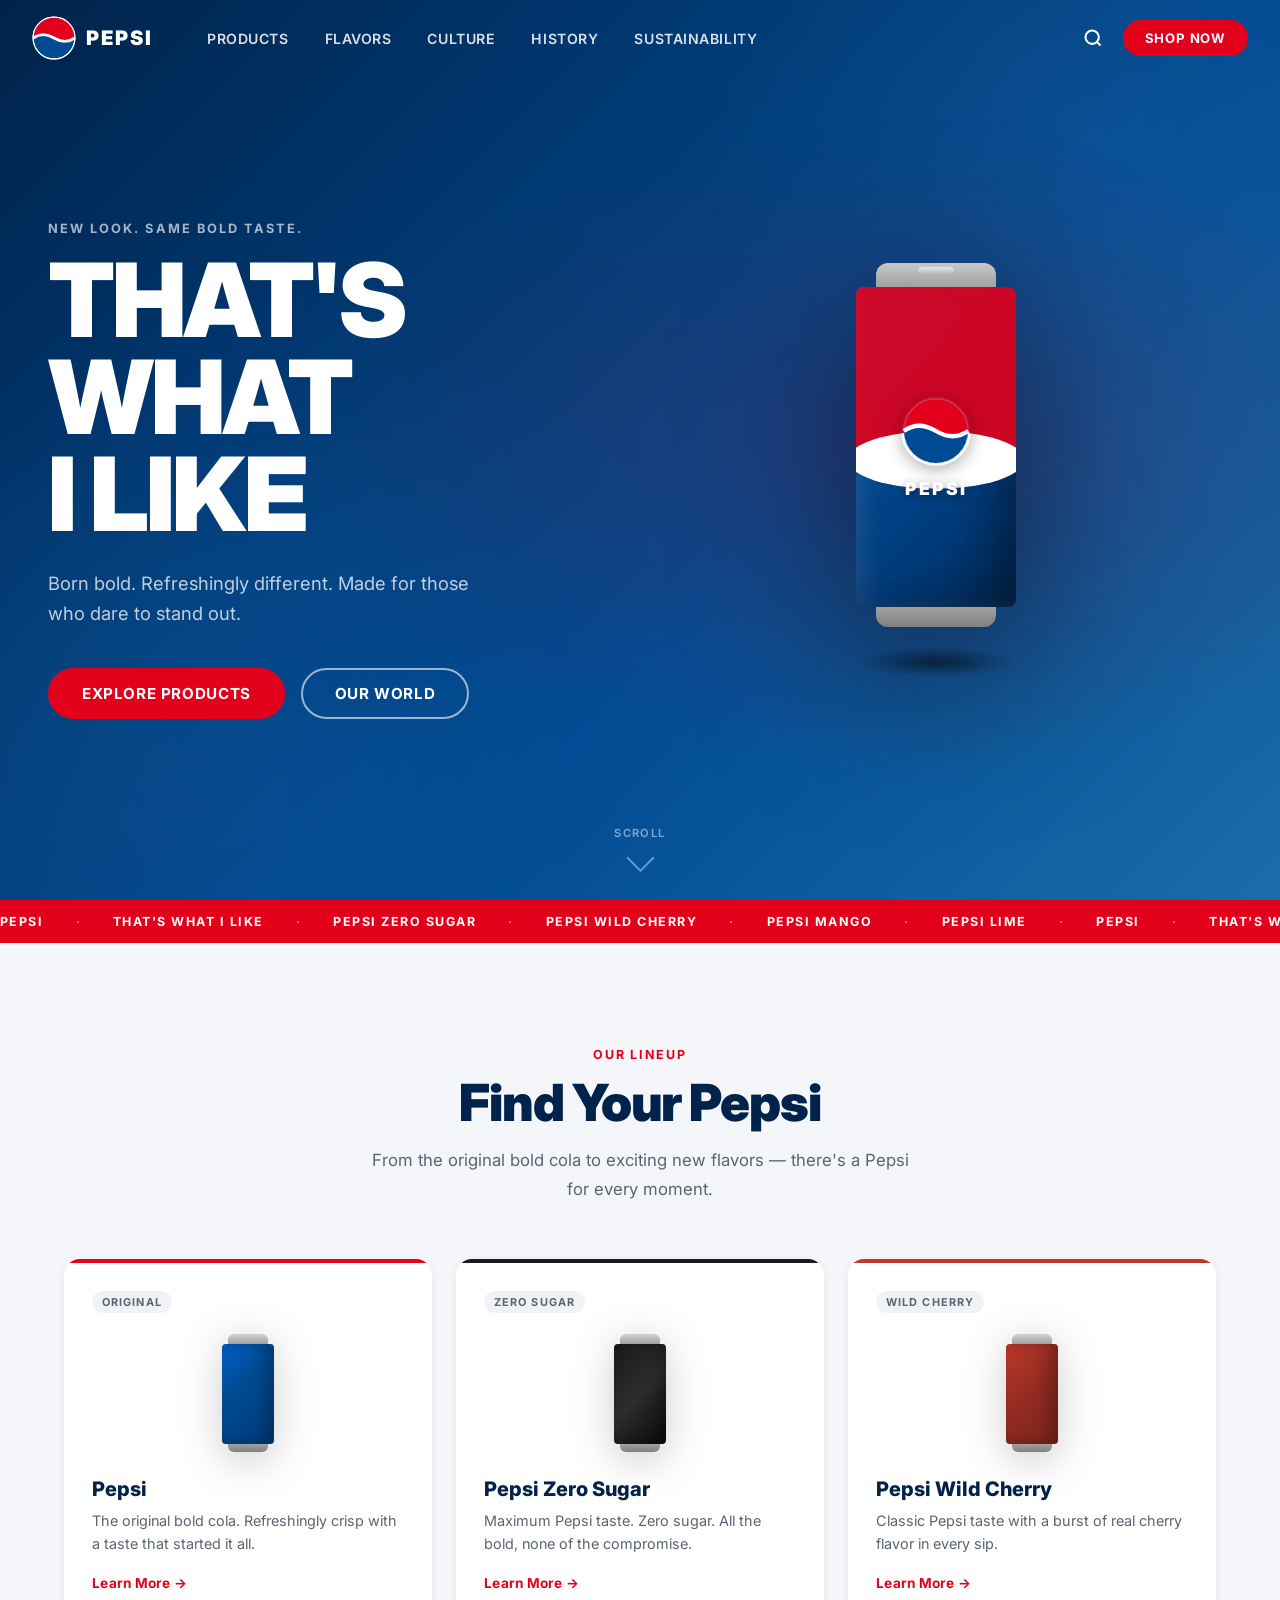
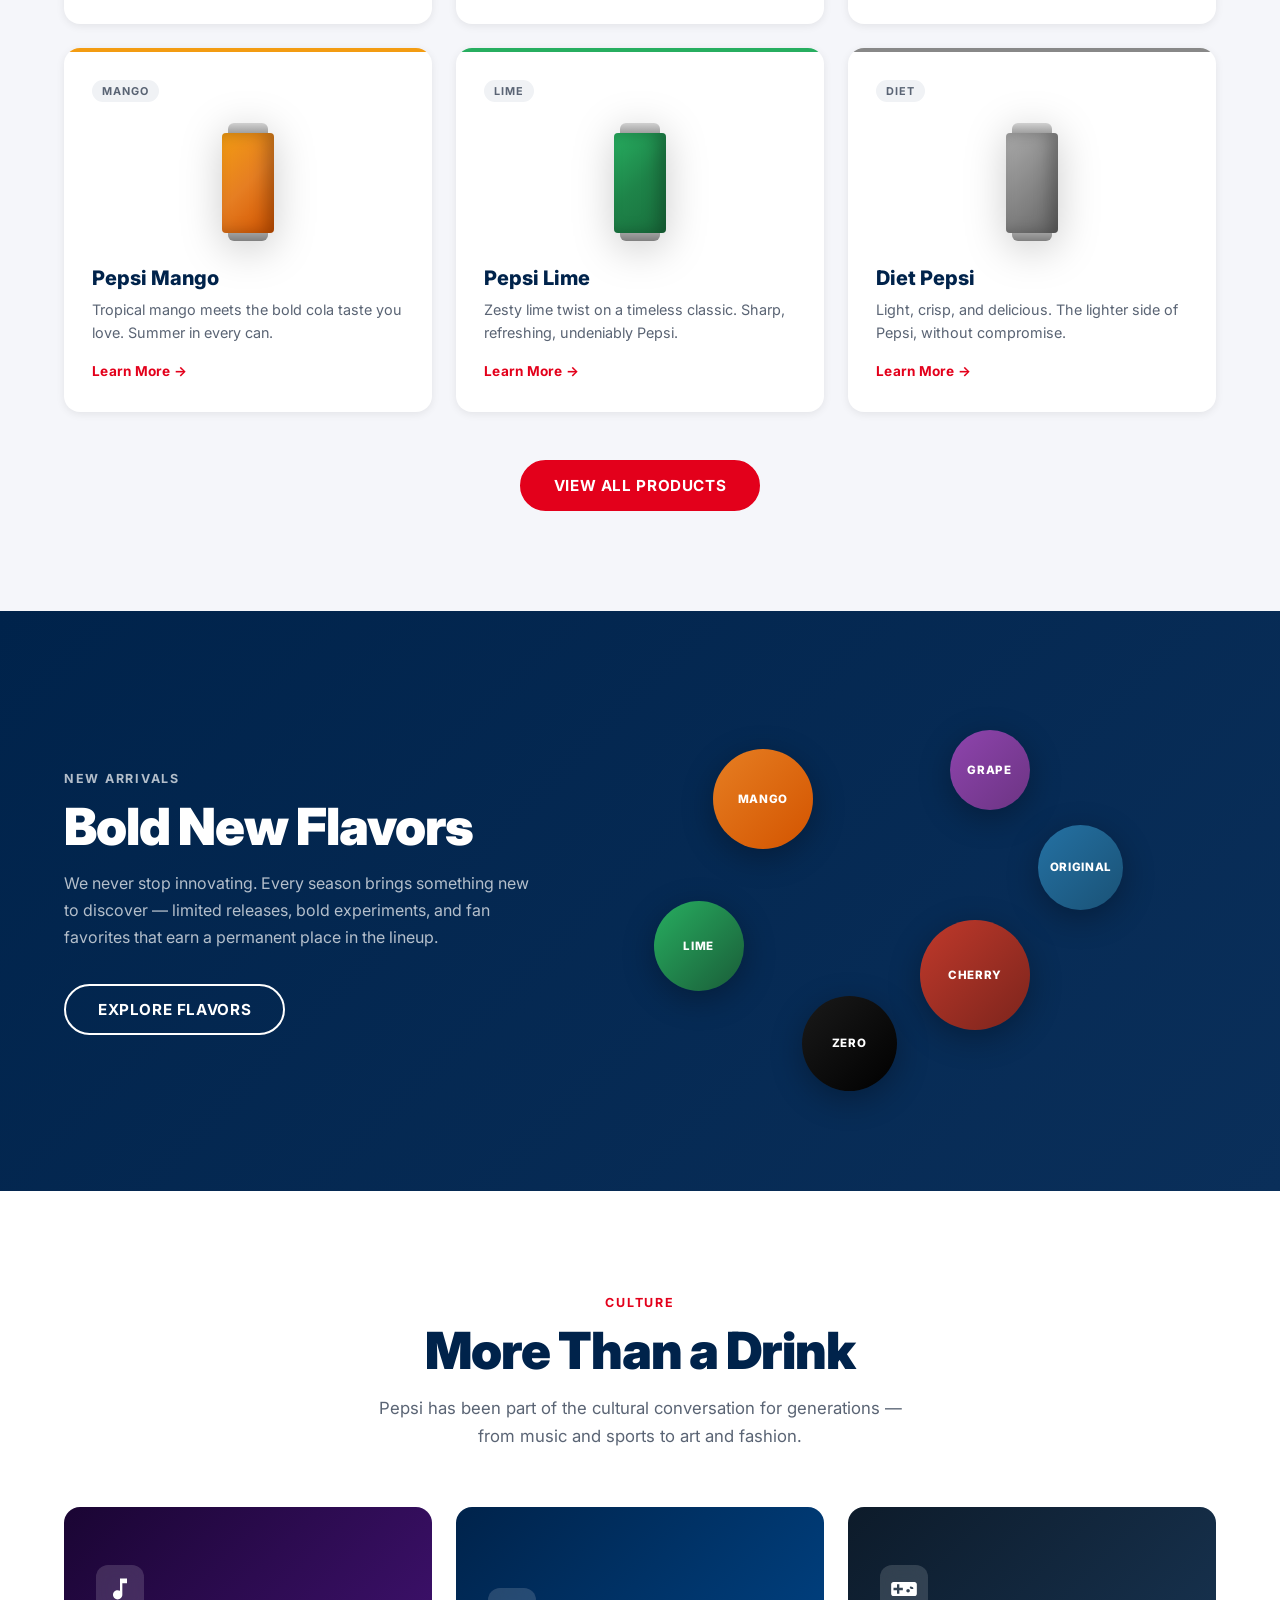
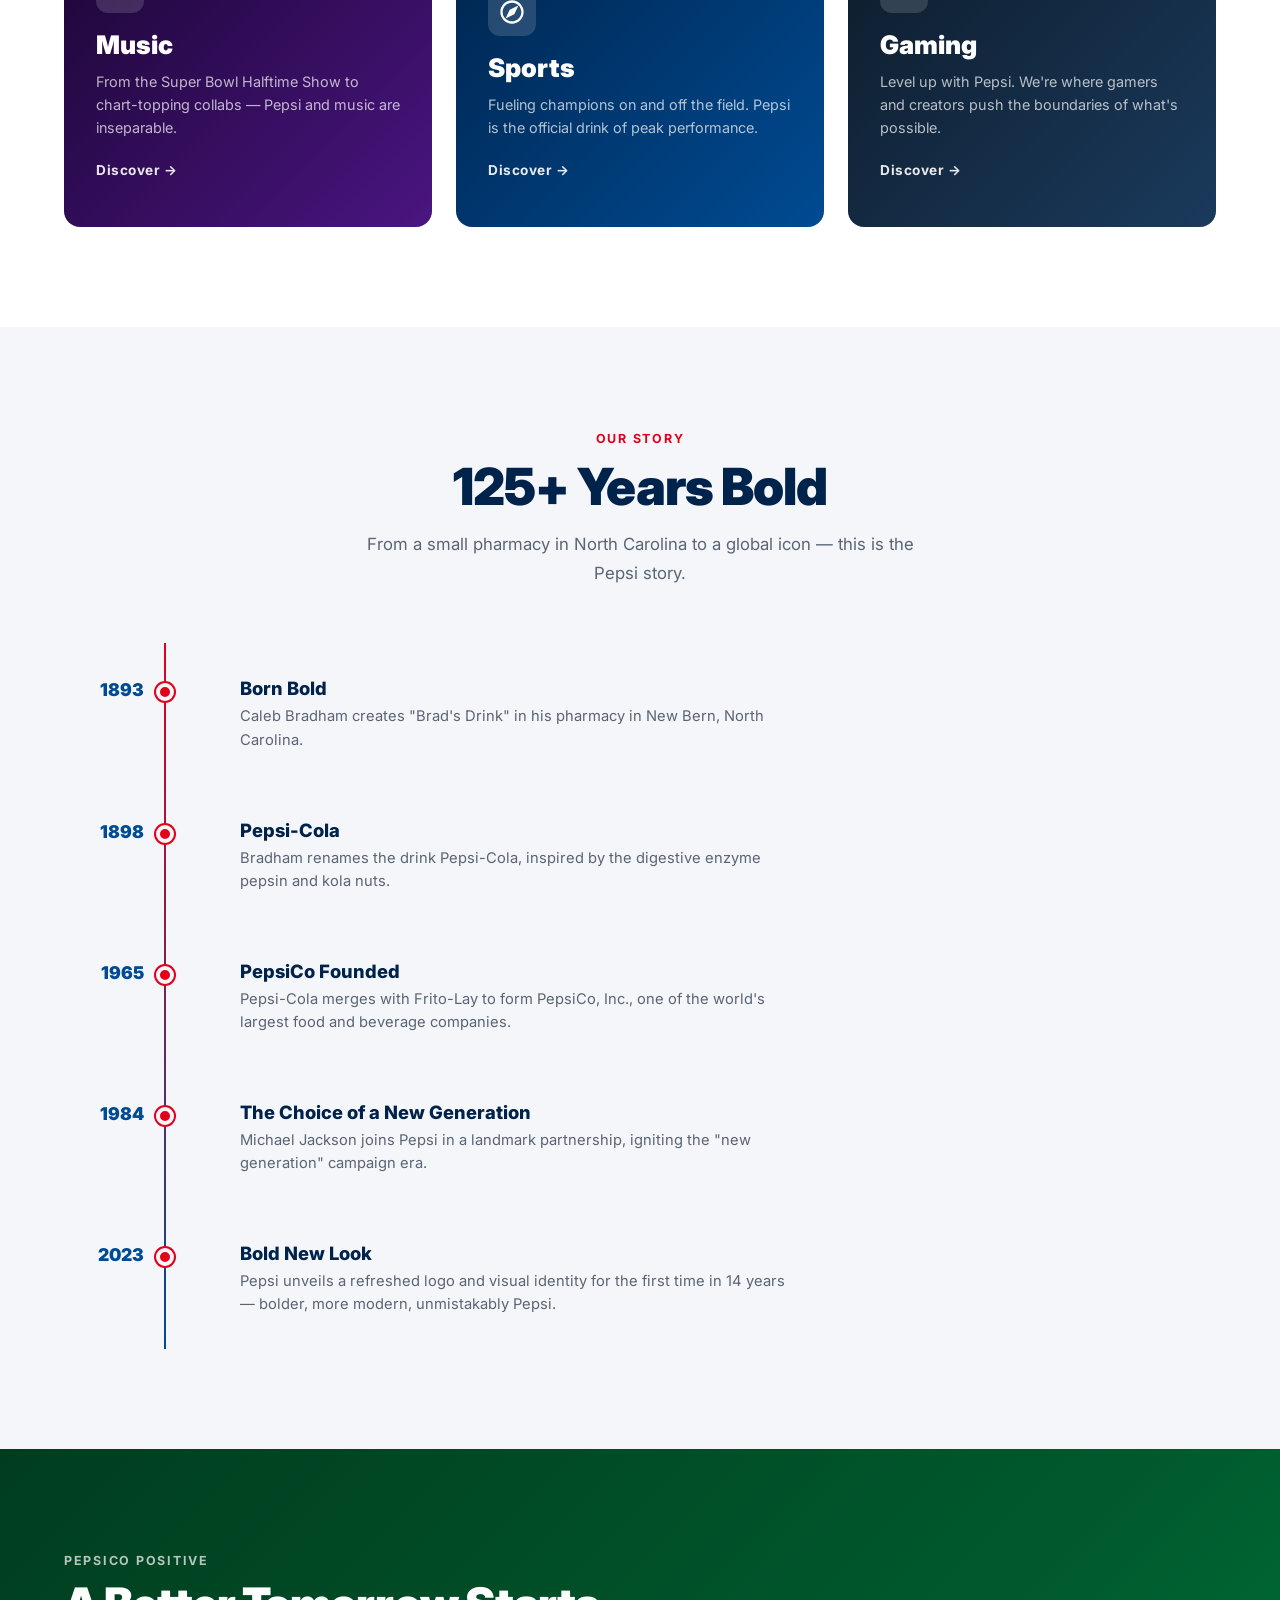
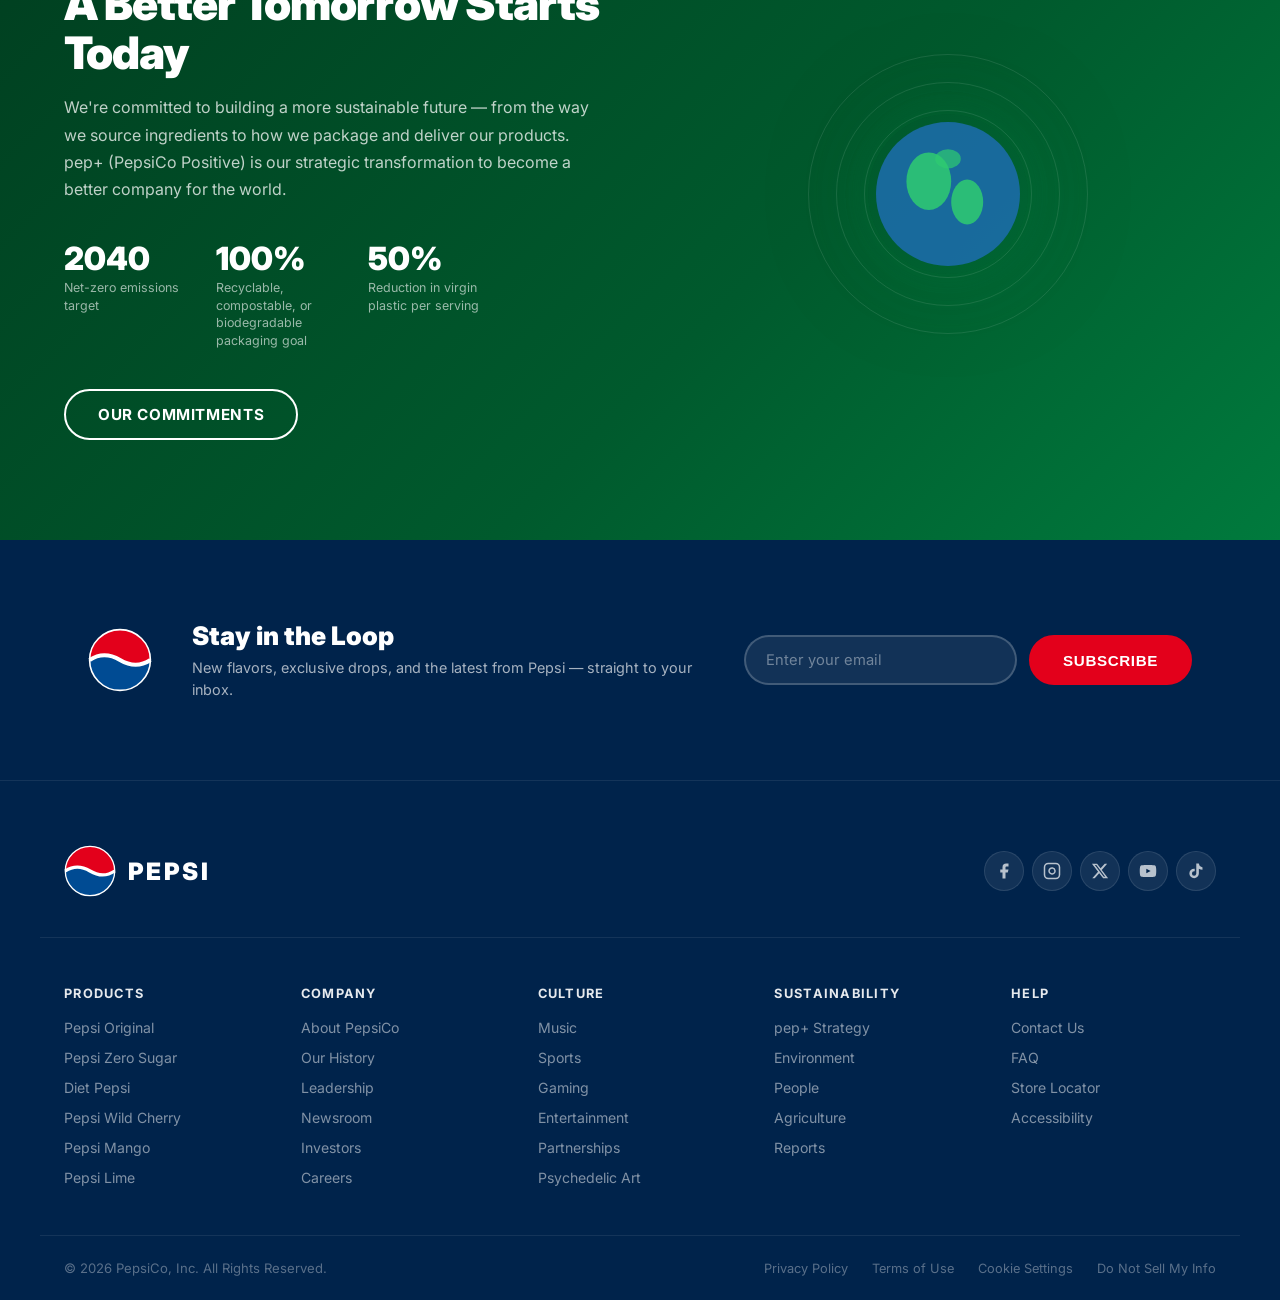
<file: index.html>
<!DOCTYPE html>
<html lang="en">
<head>
  <meta charset="UTF-8" />
  <meta name="viewport" content="width=device-width, initial-scale=1.0" />
  <title>Pepsi - That's What I Like</title>
  <link rel="stylesheet" href="css/styles.css" />
  <link rel="preconnect" href="https://fonts.googleapis.com" />
  <link rel="preconnect" href="https://fonts.gstatic.com" crossorigin />
  <link href="https://fonts.googleapis.com/css2?family=Inter:wght@300;400;500;600;700;900&display=swap" rel="stylesheet" />
</head>
<body>

  <!-- Navigation -->
  <header class="site-header" id="site-header">
    <nav class="nav-container">
      <div class="nav-logo">
        <a href="#" aria-label="Pepsi Home">
          <svg class="pepsi-globe" viewBox="0 0 80 80" xmlns="http://www.w3.org/2000/svg" aria-hidden="true">
            <clipPath id="globe-clip">
              <circle cx="40" cy="40" r="38"/>
            </clipPath>
            <circle cx="40" cy="40" r="38" fill="#004B93" stroke="#fff" stroke-width="2"/>
            <path d="M2 40 Q20 25 40 40 Q60 55 78 40 L78 2 Q60 2 40 2 Q20 2 2 2 Z" fill="#E3001B" clip-path="url(#globe-clip)"/>
            <path d="M2 40 Q20 28 40 40 Q60 52 78 40" fill="none" stroke="#fff" stroke-width="5"/>
            <circle cx="40" cy="40" r="38" fill="none" stroke="#fff" stroke-width="2"/>
          </svg>
          <span class="nav-logo-text">PEPSI</span>
        </a>
      </div>

      <button class="nav-toggle" id="nav-toggle" aria-label="Toggle navigation" aria-expanded="false">
        <span></span><span></span><span></span>
      </button>

      <ul class="nav-links" id="nav-links">
        <li><a href="#products">Products</a></li>
        <li><a href="#flavors">Flavors</a></li>
        <li><a href="#culture">Culture</a></li>
        <li><a href="#history">History</a></li>
        <li><a href="#sustainability">Sustainability</a></li>
      </ul>

      <div class="nav-actions">
        <button class="nav-search-btn" aria-label="Search">
          <svg viewBox="0 0 24 24" fill="none" stroke="currentColor" stroke-width="2.5">
            <circle cx="11" cy="11" r="8"/><line x1="21" y1="21" x2="16.65" y2="16.65"/>
          </svg>
        </button>
        <a href="#" class="nav-cta">Shop Now</a>
      </div>
    </nav>
  </header>

  <main>

    <!-- Hero Section -->
    <section class="hero" id="hero">
      <div class="hero-bg"></div>
      <div class="hero-content">
        <p class="hero-eyebrow">New Look. Same Bold Taste.</p>
        <h1 class="hero-headline">That's What<br/>I Like</h1>
        <p class="hero-sub">Born bold. Refreshingly different. Made for those who dare to stand out.</p>
        <div class="hero-actions">
          <a href="#products" class="btn btn-primary">Explore Products</a>
          <a href="#culture" class="btn btn-ghost">Our World</a>
        </div>
      </div>
      <div class="hero-visual">
        <div class="hero-can-wrapper">
          <div class="hero-can">
            <div class="can-top"></div>
            <div class="can-body">
              <div class="can-label">
                <div class="can-globe">
                  <svg viewBox="0 0 100 100" xmlns="http://www.w3.org/2000/svg">
                    <clipPath id="can-clip">
                      <circle cx="50" cy="50" r="46"/>
                    </clipPath>
                    <circle cx="50" cy="50" r="46" fill="#004B93"/>
                    <path d="M4 50 Q25 32 50 50 Q75 68 96 50 L96 4 Q75 4 50 4 Q25 4 4 4 Z" fill="#E3001B" clip-path="url(#can-clip)"/>
                    <path d="M4 50 Q25 35 50 50 Q75 65 96 50" fill="none" stroke="#fff" stroke-width="6"/>
                    <circle cx="50" cy="50" r="46" fill="none" stroke="rgba(255,255,255,0.2)" stroke-width="2"/>
                  </svg>
                </div>
                <span class="can-brand">PEPSI</span>
              </div>
            </div>
            <div class="can-bottom"></div>
          </div>
          <div class="hero-can-shadow"></div>
        </div>
      </div>
      <div class="hero-scroll-hint">
        <span>Scroll</span>
        <div class="scroll-arrow"></div>
      </div>
    </section>

    <!-- Ticker / Marquee -->
    <div class="ticker-wrap">
      <div class="ticker-track">
        <span>PEPSI</span><span class="dot">·</span>
        <span>THAT'S WHAT I LIKE</span><span class="dot">·</span>
        <span>PEPSI ZERO SUGAR</span><span class="dot">·</span>
        <span>PEPSI WILD CHERRY</span><span class="dot">·</span>
        <span>PEPSI MANGO</span><span class="dot">·</span>
        <span>PEPSI LIME</span><span class="dot">·</span>
        <span>PEPSI</span><span class="dot">·</span>
        <span>THAT'S WHAT I LIKE</span><span class="dot">·</span>
        <span>PEPSI ZERO SUGAR</span><span class="dot">·</span>
        <span>PEPSI WILD CHERRY</span><span class="dot">·</span>
        <span>PEPSI MANGO</span><span class="dot">·</span>
        <span>PEPSI LIME</span><span class="dot">·</span>
      </div>
    </div>

    <!-- Products Section -->
    <section class="products-section" id="products">
      <div class="section-container">
        <div class="section-header">
          <span class="section-eyebrow">Our Lineup</span>
          <h2 class="section-title">Find Your Pepsi</h2>
          <p class="section-desc">From the original bold cola to exciting new flavors — there's a Pepsi for every moment.</p>
        </div>
        <div class="products-grid">

          <div class="product-card product-card--original">
            <div class="product-card__badge">Original</div>
            <div class="product-card__visual">
              <div class="mini-can" style="--can-top:#E3001B;--can-body:#004B93;">
                <div class="mini-can__top"></div>
                <div class="mini-can__body"></div>
                <div class="mini-can__bottom"></div>
              </div>
            </div>
            <div class="product-card__info">
              <h3>Pepsi</h3>
              <p>The original bold cola. Refreshingly crisp with a taste that started it all.</p>
              <a href="#" class="product-link">Learn More →</a>
            </div>
          </div>

          <div class="product-card product-card--zero">
            <div class="product-card__badge">Zero Sugar</div>
            <div class="product-card__visual">
              <div class="mini-can" style="--can-top:#000;--can-body:#1a1a1a;">
                <div class="mini-can__top"></div>
                <div class="mini-can__body" style="background: linear-gradient(135deg, #1a1a1a 0%, #2d2d2d 50%, #0a0a0a 100%);"></div>
                <div class="mini-can__bottom"></div>
              </div>
            </div>
            <div class="product-card__info">
              <h3>Pepsi Zero Sugar</h3>
              <p>Maximum Pepsi taste. Zero sugar. All the bold, none of the compromise.</p>
              <a href="#" class="product-link">Learn More →</a>
            </div>
          </div>

          <div class="product-card product-card--cherry">
            <div class="product-card__badge">Wild Cherry</div>
            <div class="product-card__visual">
              <div class="mini-can" style="--can-top:#8B0000;--can-body:#C0392B;">
                <div class="mini-can__top"></div>
                <div class="mini-can__body" style="background: linear-gradient(135deg, #C0392B 0%, #922B21 50%, #7B241C 100%);"></div>
                <div class="mini-can__bottom"></div>
              </div>
            </div>
            <div class="product-card__info">
              <h3>Pepsi Wild Cherry</h3>
              <p>Classic Pepsi taste with a burst of real cherry flavor in every sip.</p>
              <a href="#" class="product-link">Learn More →</a>
            </div>
          </div>

          <div class="product-card product-card--mango">
            <div class="product-card__badge">Mango</div>
            <div class="product-card__visual">
              <div class="mini-can" style="--can-top:#E67E00;--can-body:#F39C12;">
                <div class="mini-can__top"></div>
                <div class="mini-can__body" style="background: linear-gradient(135deg, #F39C12 0%, #E67E22 50%, #D35400 100%);"></div>
                <div class="mini-can__bottom"></div>
              </div>
            </div>
            <div class="product-card__info">
              <h3>Pepsi Mango</h3>
              <p>Tropical mango meets the bold cola taste you love. Summer in every can.</p>
              <a href="#" class="product-link">Learn More →</a>
            </div>
          </div>

          <div class="product-card product-card--lime">
            <div class="product-card__badge">Lime</div>
            <div class="product-card__visual">
              <div class="mini-can" style="--can-top:#1a6b1a;--can-body:#27AE60;">
                <div class="mini-can__top"></div>
                <div class="mini-can__body" style="background: linear-gradient(135deg, #27AE60 0%, #1E8449 50%, #196F3D 100%);"></div>
                <div class="mini-can__bottom"></div>
              </div>
            </div>
            <div class="product-card__info">
              <h3>Pepsi Lime</h3>
              <p>Zesty lime twist on a timeless classic. Sharp, refreshing, undeniably Pepsi.</p>
              <a href="#" class="product-link">Learn More →</a>
            </div>
          </div>

          <div class="product-card product-card--diet">
            <div class="product-card__badge">Diet</div>
            <div class="product-card__visual">
              <div class="mini-can" style="--can-top:#555;--can-body:#888;">
                <div class="mini-can__top"></div>
                <div class="mini-can__body" style="background: linear-gradient(135deg, #aaa 0%, #888 50%, #666 100%);"></div>
                <div class="mini-can__bottom"></div>
              </div>
            </div>
            <div class="product-card__info">
              <h3>Diet Pepsi</h3>
              <p>Light, crisp, and delicious. The lighter side of Pepsi, without compromise.</p>
              <a href="#" class="product-link">Learn More →</a>
            </div>
          </div>

        </div>
        <div class="products-cta">
          <a href="#" class="btn btn-primary">View All Products</a>
        </div>
      </div>
    </section>

    <!-- Flavors Spotlight -->
    <section class="flavors-section" id="flavors">
      <div class="flavors-inner">
        <div class="flavors-text">
          <span class="section-eyebrow light">New Arrivals</span>
          <h2>Bold New Flavors</h2>
          <p>We never stop innovating. Every season brings something new to discover — limited releases, bold experiments, and fan favorites that earn a permanent place in the lineup.</p>
          <a href="#" class="btn btn-outline-white">Explore Flavors</a>
        </div>
        <div class="flavors-visual">
          <div class="flavor-bubbles">
            <div class="flavor-bubble" style="--c1:#E67E22;--c2:#D35400;top:10%;left:15%;">
              <span>Mango</span>
            </div>
            <div class="flavor-bubble" style="--c1:#8E44AD;--c2:#6C3483;top:5%;left:55%;">
              <span>Grape</span>
            </div>
            <div class="flavor-bubble" style="--c1:#27AE60;--c2:#1A5C38;top:50%;left:5%;">
              <span>Lime</span>
            </div>
            <div class="flavor-bubble" style="--c1:#C0392B;--c2:#7B241C;top:55%;left:50%;">
              <span>Cherry</span>
            </div>
            <div class="flavor-bubble" style="--c1:#2471A3;--c2:#1A5276;top:30%;left:70%;">
              <span>Original</span>
            </div>
            <div class="flavor-bubble" style="--c1:#1a1a1a;--c2:#000;top:75%;left:30%;">
              <span>Zero</span>
            </div>
          </div>
        </div>
      </div>
    </section>

    <!-- Culture Section -->
    <section class="culture-section" id="culture">
      <div class="section-container">
        <div class="section-header">
          <span class="section-eyebrow">Culture</span>
          <h2 class="section-title">More Than a Drink</h2>
          <p class="section-desc">Pepsi has been part of the cultural conversation for generations — from music and sports to art and fashion.</p>
        </div>
        <div class="culture-grid">
          <div class="culture-card culture-card--music">
            <div class="culture-card__bg"></div>
            <div class="culture-card__content">
              <div class="culture-card__icon">
                <svg viewBox="0 0 24 24" fill="currentColor"><path d="M12 3v10.55c-.59-.34-1.27-.55-2-.55-2.21 0-4 1.79-4 4s1.79 4 4 4 4-1.79 4-4V7h4V3h-6z"/></svg>
              </div>
              <h3>Music</h3>
              <p>From the Super Bowl Halftime Show to chart-topping collabs — Pepsi and music are inseparable.</p>
              <a href="#">Discover →</a>
            </div>
          </div>
          <div class="culture-card culture-card--sports">
            <div class="culture-card__bg"></div>
            <div class="culture-card__content">
              <div class="culture-card__icon">
                <svg viewBox="0 0 24 24" fill="currentColor"><path d="M11.99 2C6.47 2 2 6.48 2 12s4.47 10 9.99 10C17.52 22 22 17.52 22 12S17.52 2 11.99 2zM12 20c-4.42 0-8-3.58-8-8s3.58-8 8-8 8 3.58 8 8-3.58 8-8 8z"/><path d="M6.5 17.5l7.51-3.49L17.5 6.5 9.99 9.99z"/></svg>
              </div>
              <h3>Sports</h3>
              <p>Fueling champions on and off the field. Pepsi is the official drink of peak performance.</p>
              <a href="#">Discover →</a>
            </div>
          </div>
          <div class="culture-card culture-card--gaming">
            <div class="culture-card__bg"></div>
            <div class="culture-card__content">
              <div class="culture-card__icon">
                <svg viewBox="0 0 24 24" fill="currentColor"><path d="M21 6H3c-1.1 0-2 .9-2 2v8c0 1.1.9 2 2 2h18c1.1 0 2-.9 2-2V8c0-1.1-.9-2-2-2zm-10 7H8v3H6v-3H3v-2h3V8h2v3h3v2zm4.5 2c-.83 0-1.5-.67-1.5-1.5S14.67 12 15.5 12s1.5.67 1.5 1.5S16.33 15 15.5 15zm3-3c-.83 0-1.5-.67-1.5-1.5S17.67 10 18.5 10s1.5.67 1.5 1.5S19.33 12 18.5 12z"/></svg>
              </div>
              <h3>Gaming</h3>
              <p>Level up with Pepsi. We're where gamers and creators push the boundaries of what's possible.</p>
              <a href="#">Discover →</a>
            </div>
          </div>
        </div>
      </div>
    </section>

    <!-- History Timeline -->
    <section class="history-section" id="history">
      <div class="section-container">
        <div class="section-header">
          <span class="section-eyebrow">Our Story</span>
          <h2 class="section-title">125+ Years Bold</h2>
          <p class="section-desc">From a small pharmacy in North Carolina to a global icon — this is the Pepsi story.</p>
        </div>
        <div class="timeline">
          <div class="timeline-item">
            <div class="timeline-year">1893</div>
            <div class="timeline-content">
              <h3>Born Bold</h3>
              <p>Caleb Bradham creates "Brad's Drink" in his pharmacy in New Bern, North Carolina.</p>
            </div>
          </div>
          <div class="timeline-item">
            <div class="timeline-year">1898</div>
            <div class="timeline-content">
              <h3>Pepsi-Cola</h3>
              <p>Bradham renames the drink Pepsi-Cola, inspired by the digestive enzyme pepsin and kola nuts.</p>
            </div>
          </div>
          <div class="timeline-item">
            <div class="timeline-year">1965</div>
            <div class="timeline-content">
              <h3>PepsiCo Founded</h3>
              <p>Pepsi-Cola merges with Frito-Lay to form PepsiCo, Inc., one of the world's largest food and beverage companies.</p>
            </div>
          </div>
          <div class="timeline-item">
            <div class="timeline-year">1984</div>
            <div class="timeline-content">
              <h3>The Choice of a New Generation</h3>
              <p>Michael Jackson joins Pepsi in a landmark partnership, igniting the "new generation" campaign era.</p>
            </div>
          </div>
          <div class="timeline-item">
            <div class="timeline-year">2023</div>
            <div class="timeline-content">
              <h3>Bold New Look</h3>
              <p>Pepsi unveils a refreshed logo and visual identity for the first time in 14 years — bolder, more modern, unmistakably Pepsi.</p>
            </div>
          </div>
        </div>
      </div>
    </section>

    <!-- Sustainability Section -->
    <section class="sustainability-section" id="sustainability">
      <div class="sustainability-inner">
        <div class="sus-content">
          <span class="section-eyebrow light">PepsiCo Positive</span>
          <h2>A Better Tomorrow Starts Today</h2>
          <p>We're committed to building a more sustainable future — from the way we source ingredients to how we package and deliver our products. pep+ (PepsiCo Positive) is our strategic transformation to become a better company for the world.</p>
          <div class="sus-stats">
            <div class="sus-stat">
              <strong>2040</strong>
              <span>Net-zero emissions target</span>
            </div>
            <div class="sus-stat">
              <strong>100%</strong>
              <span>Recyclable, compostable, or biodegradable packaging goal</span>
            </div>
            <div class="sus-stat">
              <strong>50%</strong>
              <span>Reduction in virgin plastic per serving</span>
            </div>
          </div>
          <a href="#" class="btn btn-outline-white">Our Commitments</a>
        </div>
        <div class="sus-visual">
          <div class="earth-graphic">
            <div class="earth-ring earth-ring--1"></div>
            <div class="earth-ring earth-ring--2"></div>
            <div class="earth-ring earth-ring--3"></div>
            <div class="earth-core">
              <svg viewBox="0 0 100 100" xmlns="http://www.w3.org/2000/svg" fill="none">
                <circle cx="50" cy="50" r="45" fill="#1B6CA8" opacity="0.9"/>
                <ellipse cx="38" cy="42" rx="14" ry="18" fill="#2ECC71" opacity="0.85"/>
                <ellipse cx="62" cy="55" rx="10" ry="14" fill="#2ECC71" opacity="0.85"/>
                <ellipse cx="50" cy="28" rx="8" ry="6" fill="#2ECC71" opacity="0.7"/>
              </svg>
            </div>
          </div>
        </div>
      </div>
    </section>

    <!-- Newsletter Section -->
    <section class="newsletter-section">
      <div class="section-container">
        <div class="newsletter-inner">
          <div class="newsletter-globe">
            <svg viewBox="0 0 80 80" xmlns="http://www.w3.org/2000/svg">
              <clipPath id="nl-clip"><circle cx="40" cy="40" r="38"/></clipPath>
              <circle cx="40" cy="40" r="38" fill="#004B93"/>
              <path d="M2 40 Q20 25 40 40 Q60 55 78 40 L78 2 Q60 2 40 2 Q20 2 2 2 Z" fill="#E3001B" clip-path="url(#nl-clip)"/>
              <path d="M2 40 Q20 28 40 40 Q60 52 78 40" fill="none" stroke="#fff" stroke-width="5"/>
              <circle cx="40" cy="40" r="38" fill="none" stroke="#fff" stroke-width="2"/>
            </svg>
          </div>
          <div class="newsletter-text">
            <h2>Stay in the Loop</h2>
            <p>New flavors, exclusive drops, and the latest from Pepsi — straight to your inbox.</p>
          </div>
          <form class="newsletter-form" id="newsletter-form">
            <input type="email" placeholder="Enter your email" required aria-label="Email address"/>
            <button type="submit" class="btn btn-primary">Subscribe</button>
          </form>
        </div>
      </div>
    </section>

  </main>

  <!-- Footer -->
  <footer class="site-footer">
    <div class="footer-top">
      <div class="footer-logo">
        <svg viewBox="0 0 80 80" xmlns="http://www.w3.org/2000/svg" aria-hidden="true">
          <clipPath id="footer-clip"><circle cx="40" cy="40" r="38"/></clipPath>
          <circle cx="40" cy="40" r="38" fill="#004B93"/>
          <path d="M2 40 Q20 25 40 40 Q60 55 78 40 L78 2 Q60 2 40 2 Q20 2 2 2 Z" fill="#E3001B" clip-path="url(#footer-clip)"/>
          <path d="M2 40 Q20 28 40 40 Q60 52 78 40" fill="none" stroke="#fff" stroke-width="5"/>
          <circle cx="40" cy="40" r="38" fill="none" stroke="#fff" stroke-width="2"/>
        </svg>
        <span>PEPSI</span>
      </div>
      <div class="footer-social">
        <a href="#" aria-label="Facebook" class="social-link">
          <svg viewBox="0 0 24 24" fill="currentColor"><path d="M18 2h-3a5 5 0 0 0-5 5v3H7v4h3v8h4v-8h3l1-4h-4V7a1 1 0 0 1 1-1h3z"/></svg>
        </a>
        <a href="#" aria-label="Instagram" class="social-link">
          <svg viewBox="0 0 24 24" fill="none" stroke="currentColor" stroke-width="2"><rect x="2" y="2" width="20" height="20" rx="5" ry="5"/><path d="M16 11.37A4 4 0 1 1 12.63 8 4 4 0 0 1 16 11.37z"/><line x1="17.5" y1="6.5" x2="17.51" y2="6.5"/></svg>
        </a>
        <a href="#" aria-label="Twitter / X" class="social-link">
          <svg viewBox="0 0 24 24" fill="currentColor"><path d="M18.244 2.25h3.308l-7.227 8.26 8.502 11.24H16.17l-5.214-6.817L4.99 21.75H1.68l7.73-8.835L1.254 2.25H8.08l4.713 6.231zm-1.161 17.52h1.833L7.084 4.126H5.117z"/></svg>
        </a>
        <a href="#" aria-label="YouTube" class="social-link">
          <svg viewBox="0 0 24 24" fill="currentColor"><path d="M22.54 6.42a2.78 2.78 0 0 0-1.95-1.96C18.88 4 12 4 12 4s-6.88 0-8.59.46a2.78 2.78 0 0 0-1.95 1.96A29 29 0 0 0 1 12a29 29 0 0 0 .46 5.58A2.78 2.78 0 0 0 3.41 19.6C5.12 20 12 20 12 20s6.88 0 8.59-.46a2.78 2.78 0 0 0 1.95-1.95A29 29 0 0 0 23 12a29 29 0 0 0-.46-5.58z"/><polygon points="9.75 15.02 15.5 12 9.75 8.98 9.75 15.02" fill="#00234B"/></svg>
        </a>
        <a href="#" aria-label="TikTok" class="social-link">
          <svg viewBox="0 0 24 24" fill="currentColor"><path d="M19.59 6.69a4.83 4.83 0 0 1-3.77-4.25V2h-3.45v13.67a2.89 2.89 0 0 1-2.88 2.5 2.89 2.89 0 0 1-2.89-2.89 2.89 2.89 0 0 1 2.89-2.89c.28 0 .54.04.79.1V9.01a6.33 6.33 0 0 0-.79-.05 6.34 6.34 0 0 0-6.34 6.34 6.34 6.34 0 0 0 6.34 6.34 6.34 6.34 0 0 0 6.33-6.34V8.95a8.27 8.27 0 0 0 4.83 1.54V7a4.85 4.85 0 0 1-1.06-.31z"/></svg>
        </a>
      </div>
    </div>

    <div class="footer-links">
      <div class="footer-col">
        <h4>Products</h4>
        <ul>
          <li><a href="#">Pepsi Original</a></li>
          <li><a href="#">Pepsi Zero Sugar</a></li>
          <li><a href="#">Diet Pepsi</a></li>
          <li><a href="#">Pepsi Wild Cherry</a></li>
          <li><a href="#">Pepsi Mango</a></li>
          <li><a href="#">Pepsi Lime</a></li>
        </ul>
      </div>
      <div class="footer-col">
        <h4>Company</h4>
        <ul>
          <li><a href="#">About PepsiCo</a></li>
          <li><a href="#">Our History</a></li>
          <li><a href="#">Leadership</a></li>
          <li><a href="#">Newsroom</a></li>
          <li><a href="#">Investors</a></li>
          <li><a href="#">Careers</a></li>
        </ul>
      </div>
      <div class="footer-col">
        <h4>Culture</h4>
        <ul>
          <li><a href="#">Music</a></li>
          <li><a href="#">Sports</a></li>
          <li><a href="#">Gaming</a></li>
          <li><a href="#">Entertainment</a></li>
          <li><a href="#">Partnerships</a></li>
          <li><a href="psychedelic.html">Psychedelic Art</a></li>
        </ul>
      </div>
      <div class="footer-col">
        <h4>Sustainability</h4>
        <ul>
          <li><a href="#">pep+ Strategy</a></li>
          <li><a href="#">Environment</a></li>
          <li><a href="#">People</a></li>
          <li><a href="#">Agriculture</a></li>
          <li><a href="#">Reports</a></li>
        </ul>
      </div>
      <div class="footer-col">
        <h4>Help</h4>
        <ul>
          <li><a href="#">Contact Us</a></li>
          <li><a href="#">FAQ</a></li>
          <li><a href="#">Store Locator</a></li>
          <li><a href="#">Accessibility</a></li>
        </ul>
      </div>
    </div>

    <div class="footer-bottom">
      <p>&copy; 2026 PepsiCo, Inc. All Rights Reserved.</p>
      <div class="footer-legal">
        <a href="#">Privacy Policy</a>
        <a href="#">Terms of Use</a>
        <a href="#">Cookie Settings</a>
        <a href="#">Do Not Sell My Info</a>
      </div>
    </div>
  </footer>

  <script src="js/main.js"></script>
</body>
</html>
</file>
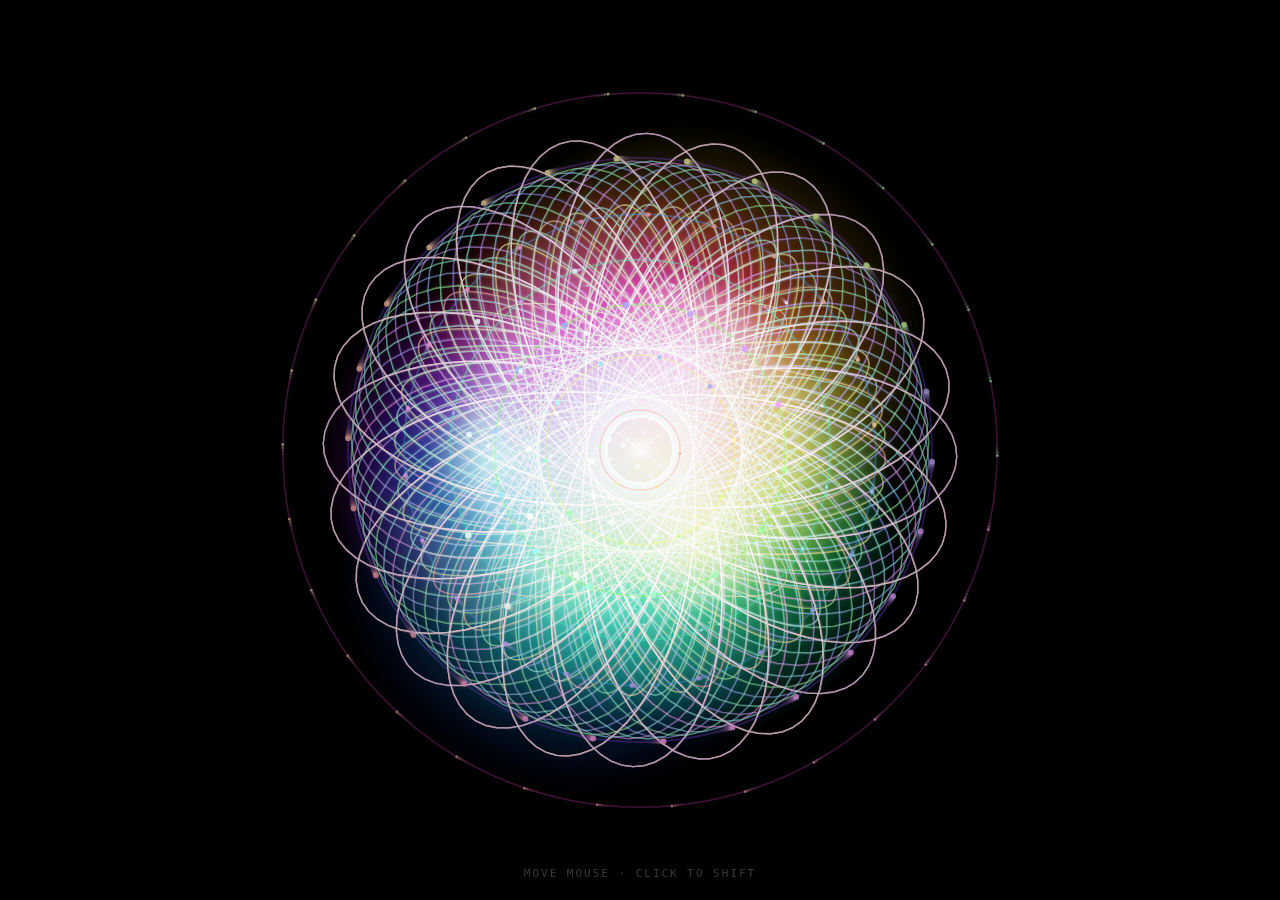
<file: psychedelic.html>
<!DOCTYPE html>
<html lang="en">
<head>
  <meta charset="UTF-8" />
  <meta name="viewport" content="width=device-width, initial-scale=1.0" />
  <title>Psychedelic</title>
  <style>
    *, *::before, *::after { box-sizing: border-box; margin: 0; padding: 0; }
    body { background: #000; overflow: hidden; cursor: crosshair; }
    canvas { display: block; }
    #hint {
      position: fixed;
      bottom: 20px;
      left: 50%;
      transform: translateX(-50%);
      font-family: monospace;
      font-size: 11px;
      letter-spacing: 0.18em;
      color: rgba(255, 255, 255, 0.22);
      text-transform: uppercase;
      pointer-events: none;
      white-space: nowrap;
    }
  </style>
</head>
<body>
<canvas id="c"></canvas>
<div id="hint">move mouse &middot; click to shift</div>
<script>
'use strict';

const canvas = document.getElementById('c');
const ctx = canvas.getContext('2d');

let W, H, CX, CY, R;
let t = 0;
let mx = 0, my = 0;
let hueOffset = 0;

function resize() {
  W = canvas.width = window.innerWidth;
  H = canvas.height = window.innerHeight;
  CX = W / 2;
  CY = H / 2;
  R = Math.min(W, H) * 0.44;
}

window.addEventListener('resize', resize);
resize();

window.addEventListener('mousemove', e => {
  mx = (e.clientX - CX) / CX;
  my = (e.clientY - CY) / CY;
});

window.addEventListener('click', () => {
  hueOffset = (hueOffset + 72) % 360;
});

function ch(base, offset) {
  return ((base + t * 22 + hueOffset + (offset || 0)) % 360 + 360) % 360;
}

// Plasma blobs — large soft gradient orbs orbiting the center
const blobs = Array.from({ length: 6 }, (_, i) => ({
  phase: (i / 6) * Math.PI * 2,
  orbitSpeed: (i % 2 === 0 ? 1 : -1) * (0.15 + i * 0.04),
  orbitR: 0.18 + (i % 4) * 0.06,
  size: 0.45 + (i % 3) * 0.08,
  hue: (i / 6) * 360,
}));

// Hypotrochoid spirographs: x=(R-r)cos(t)+d·cos((R-r)/r·t), y=(R-r)sin(t)-d·sin((R-r)/r·t)
// Revolutions chosen so each pattern closes exactly (r/gcd(R,r) rotations)
const spirographs = [
  { bigR: 5, smallR: 3, d: 4.8, revs: 3, speed:  0.20, fill: 0.62 },
  { bigR: 7, smallR: 2, d: 6.3, revs: 2, speed: -0.14, fill: 0.73 },
  { bigR: 8, smallR: 3, d: 7.0, revs: 3, speed:  0.11, fill: 0.80 },
];

// Pre-compute path points in integer coordinate space, scale at draw time
spirographs.forEach(sp => {
  const n = sp.revs * 100;
  const ratio = (sp.bigR - sp.smallR) / sp.smallR;
  sp.pts = Array.from({ length: n + 1 }, (_, i) => {
    const theta = (i / n) * Math.PI * 2 * sp.revs;
    return [
      (sp.bigR - sp.smallR) * Math.cos(theta) + sp.d * Math.cos(ratio * theta),
      (sp.bigR - sp.smallR) * Math.sin(theta) - sp.d * Math.sin(ratio * theta),
    ];
  });
  sp.unitScale = sp.fill / ((sp.bigR - sp.smallR) + sp.d);
});

// Particles on orbital paths with Fibonacci-distributed phases
const particles = Array.from({ length: 150 }, (_, i) => ({
  angle: (i / 150) * Math.PI * 2,
  speed: 0.18 + (i % 9) * 0.07,
  orbitR: 0.04 + (i % 13) * 0.035,
  size: 1 + (i % 4) * 0.75,
  phase: (i * 1.6180339887) % (Math.PI * 2),
  hue: (i / 150) * 360,
}));

function drawFade() {
  ctx.fillStyle = 'rgba(0,0,0,0.12)';
  ctx.fillRect(0, 0, W, H);
}

function drawPlasma() {
  ctx.save();
  ctx.globalCompositeOperation = 'screen';
  blobs.forEach(b => {
    const angle = b.phase + t * b.orbitSpeed + mx * 0.3;
    const bx = CX + Math.cos(angle) * b.orbitR * R;
    const by = CY + Math.sin(angle) * b.orbitR * R + my * R * 0.07;
    const size = b.size * R;
    const g = ctx.createRadialGradient(bx, by, 0, bx, by, size);
    g.addColorStop(0,   `hsla(${ch(b.hue)},100%,62%,0.52)`);
    g.addColorStop(0.4, `hsla(${ch(b.hue, 55)},100%,56%,0.22)`);
    g.addColorStop(1,   `hsla(${ch(b.hue, 110)},100%,42%,0)`);
    ctx.fillStyle = g;
    ctx.beginPath();
    ctx.arc(bx, by, size, 0, Math.PI * 2);
    ctx.fill();
  });
  ctx.restore();
}

function drawSpirographs() {
  const SLICES = 12;
  ctx.save();
  ctx.globalCompositeOperation = 'screen';
  spirographs.forEach((sp, si) => {
    const s = sp.unitScale * R;
    const baseHue = ch(si * 120);
    const rot = t * sp.speed + mx * 0.18;
    for (let k = 0; k < SLICES; k++) {
      const angle = (k / SLICES) * Math.PI * 2 + rot;
      const flip = k % 2 === 0 ? 1 : -1;
      const kh = (baseHue + (k / SLICES) * 180) % 360;
      ctx.save();
      ctx.translate(CX, CY);
      ctx.rotate(angle);
      ctx.scale(1, flip);
      ctx.beginPath();
      sp.pts.forEach(([x, y], i) => {
        i === 0 ? ctx.moveTo(x * s, y * s) : ctx.lineTo(x * s, y * s);
      });
      ctx.strokeStyle = `hsla(${kh},100%,72%,0.45)`;
      ctx.lineWidth = 1.2;
      ctx.stroke();
      ctx.restore();
    }
  });
  ctx.restore();
}

function drawRings() {
  ctx.save();
  for (let i = 0; i < 7; i++) {
    const ringR = R * (0.10 + i * 0.13);
    const h = ch(i * 51);
    const pulse = 1 + 0.04 * Math.sin(t * 1.8 + i * 1.1);
    const rp = ringR * pulse;

    ctx.beginPath();
    ctx.arc(CX, CY, rp, 0, Math.PI * 2);
    ctx.strokeStyle = `hsla(${h},100%,65%,0.2)`;
    ctx.lineWidth = 1.5;
    ctx.stroke();

    const nd = 6 + i * 4;
    const dspeed = (i % 2 === 0 ? 1 : -1) * (0.42 + i * 0.11);
    const ds = 1.5 + (i % 3) * 0.7;
    for (let d = 0; d < nd; d++) {
      const da = (d / nd) * Math.PI * 2 + t * dspeed;
      ctx.beginPath();
      ctx.arc(CX + Math.cos(da) * rp, CY + Math.sin(da) * rp, ds, 0, Math.PI * 2);
      ctx.fillStyle = `hsla(${(h + (d / nd) * 200) % 360},100%,82%,0.85)`;
      ctx.fill();
    }
  }
  ctx.restore();
}

function drawLissajous() {
  ctx.save();
  ctx.globalCompositeOperation = 'screen';
  const cfgs = [
    { a: 3, b: 2, fill: 0.37, speed:  0.085 },
    { a: 5, b: 4, fill: 0.26, speed: -0.055 },
    { a: 7, b: 5, fill: 0.18, speed:  0.038 },
  ];
  cfgs.forEach((cfg, ci) => {
    const h = ch(ci * 115, 40);
    const delta = t * cfg.speed;
    const rr = cfg.fill * R;
    ctx.beginPath();
    for (let i = 0; i <= 600; i++) {
      const th = (i / 600) * Math.PI * 2;
      const x = CX + rr * Math.sin(cfg.a * th + delta) * (1 + mx * 0.1);
      const y = CY + rr * Math.sin(cfg.b * th) * (1 + my * 0.1);
      i === 0 ? ctx.moveTo(x, y) : ctx.lineTo(x, y);
    }
    ctx.strokeStyle = `hsla(${h},100%,70%,0.38)`;
    ctx.lineWidth = 1;
    ctx.stroke();
  });
  ctx.restore();
}

function drawParticles() {
  ctx.save();
  ctx.globalCompositeOperation = 'screen';
  particles.forEach(p => {
    const angle = p.angle + t * p.speed * (1 + 0.15 * Math.sin(t * 0.3 + p.phase));
    const rad = p.orbitR * R * (1 + 0.14 * Math.sin(t * 1.2 + p.phase));
    const px = CX + Math.cos(angle) * rad;
    const py = CY + Math.sin(angle) * rad;
    const h = ch(p.hue);
    const alpha = 0.4 + 0.55 * Math.abs(Math.sin(t * 1.5 + p.phase));
    const size = p.size * (0.55 + 0.45 * Math.sin(t * 2 + p.phase));
    ctx.beginPath();
    ctx.arc(px, py, size, 0, Math.PI * 2);
    ctx.fillStyle = `hsla(${h},100%,85%,${alpha.toFixed(2)})`;
    ctx.fill();
  });
  ctx.restore();
}

function drawCenterGlow() {
  ctx.save();
  ctx.globalCompositeOperation = 'screen';
  const h = ch(0);
  const outer = (0.06 + 0.022 * Math.sin(t * 2.5)) * R * 4;
  const g = ctx.createRadialGradient(CX, CY, 0, CX, CY, outer);
  g.addColorStop(0,    `hsla(${h},100%,96%,0.85)`);
  g.addColorStop(0.12, `hsla(${ch(0, 40)},100%,72%,0.3)`);
  g.addColorStop(1,    'transparent');
  ctx.fillStyle = g;
  ctx.beginPath();
  ctx.arc(CX, CY, outer, 0, Math.PI * 2);
  ctx.fill();
  ctx.restore();
}

function drawVignette() {
  const g = ctx.createRadialGradient(CX, CY, R * 0.4, CX, CY, R * 1.65);
  g.addColorStop(0, 'rgba(0,0,0,0)');
  g.addColorStop(1, 'rgba(0,0,0,0.88)');
  ctx.fillStyle = g;
  ctx.fillRect(0, 0, W, H);
}

function frame() {
  t += 0.008;
  drawFade();
  drawPlasma();
  drawLissajous();
  drawSpirographs();
  drawRings();
  drawParticles();
  drawCenterGlow();
  drawVignette();
  requestAnimationFrame(frame);
}

frame();
</script>
</body>
</html>
</file>
<file: css/styles.css>
/* ===== RESET & BASE ===== */
*, *::before, *::after { box-sizing: border-box; margin: 0; padding: 0; }

:root {
  --pepsi-blue: #004B93;
  --pepsi-blue-dark: #00234B;
  --pepsi-blue-mid: #1B4F91;
  --pepsi-red: #E3001B;
  --pepsi-red-dark: #B00015;
  --white: #ffffff;
  --off-white: #F5F6FA;
  --gray-100: #f0f2f5;
  --gray-200: #e2e6ea;
  --gray-400: #9aa3b0;
  --gray-600: #5a6474;
  --gray-800: #23282f;
  --font: 'Inter', system-ui, -apple-system, sans-serif;
  --radius: 16px;
  --radius-sm: 8px;
  --transition: 0.3s cubic-bezier(0.4, 0, 0.2, 1);
  --shadow-sm: 0 2px 8px rgba(0,0,0,0.08);
  --shadow-md: 0 8px 32px rgba(0,0,0,0.12);
  --shadow-lg: 0 24px 64px rgba(0,0,0,0.16);
}

html { scroll-behavior: smooth; }

body {
  font-family: var(--font);
  color: var(--gray-800);
  background: var(--white);
  overflow-x: hidden;
  -webkit-font-smoothing: antialiased;
}

a { color: inherit; text-decoration: none; }
ul { list-style: none; }
img { display: block; max-width: 100%; }

/* ===== BUTTONS ===== */
.btn {
  display: inline-flex;
  align-items: center;
  justify-content: center;
  padding: 14px 32px;
  border-radius: 100px;
  font-size: 0.95rem;
  font-weight: 700;
  letter-spacing: 0.04em;
  text-transform: uppercase;
  cursor: pointer;
  border: 2px solid transparent;
  transition: var(--transition);
  white-space: nowrap;
}

.btn-primary {
  background: var(--pepsi-red);
  color: var(--white);
  border-color: var(--pepsi-red);
}
.btn-primary:hover {
  background: var(--pepsi-red-dark);
  border-color: var(--pepsi-red-dark);
  transform: translateY(-2px);
  box-shadow: 0 8px 24px rgba(227,0,27,0.35);
}

.btn-ghost {
  background: transparent;
  color: var(--white);
  border-color: rgba(255,255,255,0.6);
}
.btn-ghost:hover {
  background: rgba(255,255,255,0.12);
  border-color: var(--white);
  transform: translateY(-2px);
}

.btn-outline-white {
  background: transparent;
  color: var(--white);
  border-color: var(--white);
}
.btn-outline-white:hover {
  background: var(--white);
  color: var(--pepsi-blue);
  transform: translateY(-2px);
}

/* ===== SECTION UTILITIES ===== */
.section-container {
  max-width: 1200px;
  margin: 0 auto;
  padding: 0 24px;
}

.section-header {
  text-align: center;
  margin-bottom: 56px;
}

.section-eyebrow {
  display: inline-block;
  font-size: 0.78rem;
  font-weight: 700;
  letter-spacing: 0.14em;
  text-transform: uppercase;
  color: var(--pepsi-red);
  margin-bottom: 12px;
}
.section-eyebrow.light { color: rgba(255,255,255,0.7); }

.section-title {
  font-size: clamp(2rem, 4vw, 3.2rem);
  font-weight: 900;
  line-height: 1.1;
  letter-spacing: -0.02em;
  color: var(--pepsi-blue-dark);
  margin-bottom: 16px;
}

.section-desc {
  font-size: 1.05rem;
  color: var(--gray-600);
  max-width: 560px;
  margin: 0 auto;
  line-height: 1.7;
}

/* ===== NAVIGATION ===== */
.site-header {
  position: fixed;
  top: 0;
  left: 0;
  right: 0;
  z-index: 1000;
  padding: 0;
  transition: background var(--transition), box-shadow var(--transition), padding var(--transition);
}

.site-header.scrolled {
  background: rgba(0, 35, 75, 0.97);
  backdrop-filter: blur(12px);
  -webkit-backdrop-filter: blur(12px);
  box-shadow: 0 2px 24px rgba(0,0,0,0.3);
}

.nav-container {
  max-width: 1280px;
  margin: 0 auto;
  padding: 16px 32px;
  display: flex;
  align-items: center;
  gap: 40px;
}

.nav-logo a {
  display: flex;
  align-items: center;
  gap: 10px;
}
.pepsi-globe { width: 44px; height: 44px; }
.nav-logo-text {
  font-size: 1.25rem;
  font-weight: 900;
  letter-spacing: 0.1em;
  color: var(--white);
}

.nav-links {
  display: flex;
  gap: 8px;
  flex: 1;
}
.nav-links a {
  color: rgba(255,255,255,0.85);
  font-size: 0.88rem;
  font-weight: 600;
  letter-spacing: 0.04em;
  text-transform: uppercase;
  padding: 8px 14px;
  border-radius: 100px;
  transition: var(--transition);
}
.nav-links a:hover {
  color: var(--white);
  background: rgba(255,255,255,0.1);
}

.nav-actions {
  display: flex;
  align-items: center;
  gap: 12px;
  margin-left: auto;
}

.nav-search-btn {
  background: none;
  border: none;
  color: var(--white);
  cursor: pointer;
  padding: 8px;
  border-radius: 50%;
  transition: var(--transition);
  display: flex;
  align-items: center;
}
.nav-search-btn svg { width: 20px; height: 20px; }
.nav-search-btn:hover { background: rgba(255,255,255,0.1); }

.nav-cta {
  background: var(--pepsi-red);
  color: var(--white);
  padding: 10px 22px;
  border-radius: 100px;
  font-size: 0.82rem;
  font-weight: 700;
  letter-spacing: 0.06em;
  text-transform: uppercase;
  transition: var(--transition);
}
.nav-cta:hover {
  background: var(--pepsi-red-dark);
  transform: translateY(-1px);
  box-shadow: 0 4px 16px rgba(227,0,27,0.4);
}

.nav-toggle {
  display: none;
  flex-direction: column;
  gap: 5px;
  background: none;
  border: none;
  cursor: pointer;
  padding: 4px;
  margin-left: auto;
}
.nav-toggle span {
  display: block;
  width: 24px;
  height: 2px;
  background: var(--white);
  border-radius: 2px;
  transition: var(--transition);
}

/* ===== HERO ===== */
.hero {
  min-height: 100vh;
  background: linear-gradient(135deg, var(--pepsi-blue-dark) 0%, var(--pepsi-blue) 60%, #1B6CA8 100%);
  display: flex;
  align-items: center;
  position: relative;
  overflow: hidden;
  padding: 120px 48px 80px;
}

.hero-bg {
  position: absolute;
  inset: 0;
  background:
    radial-gradient(ellipse 80% 60% at 70% 50%, rgba(227,0,27,0.15) 0%, transparent 60%),
    radial-gradient(ellipse 60% 80% at 20% 80%, rgba(0,75,147,0.5) 0%, transparent 60%);
  pointer-events: none;
}

.hero::before {
  content: '';
  position: absolute;
  inset: 0;
  background-image:
    radial-gradient(circle at 15% 85%, rgba(255,255,255,0.04) 0%, transparent 30%),
    radial-gradient(circle at 85% 15%, rgba(255,255,255,0.04) 0%, transparent 30%);
  pointer-events: none;
}

.hero-content {
  position: relative;
  z-index: 2;
  flex: 1;
  max-width: 600px;
}

.hero-eyebrow {
  font-size: 0.8rem;
  font-weight: 700;
  letter-spacing: 0.16em;
  text-transform: uppercase;
  color: rgba(255,255,255,0.65);
  margin-bottom: 16px;
}

.hero-headline {
  font-size: clamp(3.5rem, 8vw, 7rem);
  font-weight: 900;
  line-height: 0.95;
  letter-spacing: -0.03em;
  color: var(--white);
  margin-bottom: 24px;
  text-transform: uppercase;
}

.hero-sub {
  font-size: 1.15rem;
  color: rgba(255,255,255,0.75);
  line-height: 1.65;
  margin-bottom: 40px;
  max-width: 440px;
}

.hero-actions {
  display: flex;
  gap: 16px;
  flex-wrap: wrap;
}

/* Hero Can */
.hero-visual {
  position: relative;
  z-index: 2;
  flex: 1;
  display: flex;
  justify-content: center;
  align-items: center;
}

.hero-can-wrapper {
  position: relative;
  animation: float 6s ease-in-out infinite;
}

@keyframes float {
  0%, 100% { transform: translateY(0); }
  50% { transform: translateY(-20px); }
}

.hero-can {
  width: 160px;
  position: relative;
  filter: drop-shadow(0 40px 80px rgba(0,0,0,0.5));
}

.can-top {
  width: 120px;
  height: 24px;
  background: linear-gradient(180deg, #c8c8c8 0%, #a0a0a0 100%);
  border-radius: 12px 12px 0 0;
  margin: 0 auto;
  position: relative;
}
.can-top::before {
  content: '';
  position: absolute;
  top: 4px; left: 50%; transform: translateX(-50%);
  width: 36px; height: 8px;
  background: linear-gradient(180deg, #e8e8e8, #b0b0b0);
  border-radius: 4px;
}

.can-body {
  width: 160px;
  height: 320px;
  background: linear-gradient(135deg, #0062CC 0%, var(--pepsi-blue) 30%, #003a7a 70%, #00234B 100%);
  border-radius: 8px;
  position: relative;
  overflow: hidden;
  box-shadow: inset -20px 0 40px rgba(0,0,0,0.3), inset 10px 0 20px rgba(255,255,255,0.1);
}

.can-label {
  position: absolute;
  inset: 0;
  display: flex;
  flex-direction: column;
  align-items: center;
  justify-content: center;
  gap: 12px;
}

.can-label::before {
  content: '';
  position: absolute;
  top: 0; left: 0; right: 0;
  height: 55%;
  background: var(--pepsi-red);
  opacity: 0.9;
}

.can-label::after {
  content: '';
  position: absolute;
  top: 45%;
  left: 0; right: 0;
  height: 18%;
  background: var(--white);
  clip-path: ellipse(55% 50% at 50% 50%);
}

.can-globe {
  width: 70px;
  height: 70px;
  position: relative;
  z-index: 2;
  border-radius: 50%;
  overflow: hidden;
  box-shadow: 0 4px 16px rgba(0,0,0,0.3);
}

.can-brand {
  position: relative;
  z-index: 2;
  color: var(--white);
  font-size: 1.1rem;
  font-weight: 900;
  letter-spacing: 0.12em;
  text-shadow: 0 2px 8px rgba(0,0,0,0.4);
}

.can-bottom {
  width: 120px;
  height: 20px;
  background: linear-gradient(180deg, #a0a0a0 0%, #808080 100%);
  border-radius: 0 0 12px 12px;
  margin: 0 auto;
}

.hero-can-shadow {
  width: 160px;
  height: 30px;
  background: radial-gradient(ellipse, rgba(0,0,0,0.5) 0%, transparent 70%);
  margin-top: 20px;
}

.hero-scroll-hint {
  position: absolute;
  bottom: 32px;
  left: 50%;
  transform: translateX(-50%);
  display: flex;
  flex-direction: column;
  align-items: center;
  gap: 8px;
  color: rgba(255,255,255,0.5);
  font-size: 0.7rem;
  font-weight: 600;
  letter-spacing: 0.12em;
  text-transform: uppercase;
  z-index: 2;
}

.scroll-arrow {
  width: 20px;
  height: 20px;
  border-right: 2px solid rgba(255,255,255,0.4);
  border-bottom: 2px solid rgba(255,255,255,0.4);
  transform: rotate(45deg);
  animation: bounce 2s ease-in-out infinite;
}

@keyframes bounce {
  0%, 100% { transform: rotate(45deg) translateY(0); }
  50% { transform: rotate(45deg) translateY(4px); }
}

/* ===== TICKER ===== */
.ticker-wrap {
  background: var(--pepsi-red);
  overflow: hidden;
  padding: 14px 0;
}

.ticker-track {
  display: flex;
  gap: 32px;
  white-space: nowrap;
  animation: ticker 30s linear infinite;
  width: max-content;
}

.ticker-track span {
  font-size: 0.78rem;
  font-weight: 700;
  letter-spacing: 0.12em;
  text-transform: uppercase;
  color: var(--white);
}
.ticker-track .dot { color: rgba(255,255,255,0.5); }

@keyframes ticker {
  from { transform: translateX(0); }
  to { transform: translateX(-50%); }
}

/* ===== PRODUCTS SECTION ===== */
.products-section {
  padding: 100px 0;
  background: var(--off-white);
}

.products-grid {
  display: grid;
  grid-template-columns: repeat(auto-fill, minmax(300px, 1fr));
  gap: 24px;
  margin-bottom: 48px;
}

.product-card {
  background: var(--white);
  border-radius: var(--radius);
  padding: 32px 28px;
  position: relative;
  box-shadow: var(--shadow-sm);
  transition: var(--transition);
  display: flex;
  flex-direction: column;
  align-items: flex-start;
  overflow: hidden;
}

.product-card::before {
  content: '';
  position: absolute;
  top: 0; left: 0; right: 0;
  height: 4px;
  background: var(--pepsi-blue);
  border-radius: var(--radius) var(--radius) 0 0;
  transition: var(--transition);
}
.product-card--original::before { background: #E3001B; }
.product-card--zero::before { background: #1a1a1a; }
.product-card--cherry::before { background: #C0392B; }
.product-card--mango::before { background: #F39C12; }
.product-card--lime::before { background: #27AE60; }
.product-card--diet::before { background: #888; }

.product-card:hover {
  transform: translateY(-6px);
  box-shadow: var(--shadow-md);
}

.product-card__badge {
  font-size: 0.68rem;
  font-weight: 700;
  letter-spacing: 0.1em;
  text-transform: uppercase;
  background: var(--gray-100);
  color: var(--gray-600);
  padding: 4px 10px;
  border-radius: 100px;
  margin-bottom: 20px;
}

.product-card__visual {
  width: 100%;
  display: flex;
  justify-content: center;
  margin-bottom: 24px;
  min-height: 120px;
  align-items: center;
}

/* Mini Can */
.mini-can {
  width: 52px;
  position: relative;
  filter: drop-shadow(0 8px 20px rgba(0,0,0,0.2));
  transition: var(--transition);
}
.product-card:hover .mini-can {
  transform: scale(1.08) rotate(-3deg);
}

.mini-can__top {
  width: 40px;
  height: 10px;
  background: linear-gradient(180deg, #d0d0d0, #a0a0a0);
  border-radius: 6px 6px 0 0;
  margin: 0 auto;
}
.mini-can__body {
  width: 52px;
  height: 100px;
  background: linear-gradient(135deg, #0062CC 0%, var(--pepsi-blue) 40%, #003a7a 100%);
  border-radius: 4px;
  box-shadow: inset -8px 0 16px rgba(0,0,0,0.25);
}
.mini-can__bottom {
  width: 40px;
  height: 8px;
  background: linear-gradient(180deg, #a0a0a0, #808080);
  border-radius: 0 0 6px 6px;
  margin: 0 auto;
}

.product-card__info h3 {
  font-size: 1.25rem;
  font-weight: 800;
  color: var(--pepsi-blue-dark);
  margin-bottom: 8px;
}

.product-card__info p {
  font-size: 0.9rem;
  color: var(--gray-600);
  line-height: 1.6;
  margin-bottom: 16px;
}

.product-link {
  font-size: 0.85rem;
  font-weight: 700;
  color: var(--pepsi-red);
  letter-spacing: 0.02em;
  transition: var(--transition);
}
.product-link:hover { color: var(--pepsi-red-dark); letter-spacing: 0.06em; }

.products-cta { text-align: center; }

/* ===== FLAVORS SECTION ===== */
.flavors-section {
  background: linear-gradient(135deg, var(--pepsi-blue-dark) 0%, #0a2f5a 100%);
  padding: 100px 0;
  overflow: hidden;
}

.flavors-inner {
  max-width: 1200px;
  margin: 0 auto;
  padding: 0 24px;
  display: flex;
  align-items: center;
  gap: 80px;
}

.flavors-text {
  flex: 1;
  max-width: 480px;
}
.flavors-text h2 {
  font-size: clamp(2.2rem, 4vw, 3.2rem);
  font-weight: 900;
  color: var(--white);
  margin-bottom: 16px;
  line-height: 1.1;
  letter-spacing: -0.02em;
}
.flavors-text p {
  color: rgba(255,255,255,0.7);
  font-size: 1rem;
  line-height: 1.7;
  margin-bottom: 32px;
}

.flavors-visual {
  flex: 1;
  min-height: 380px;
  position: relative;
}

.flavor-bubbles {
  position: relative;
  width: 100%;
  height: 380px;
}

.flavor-bubble {
  position: absolute;
  width: 100px;
  height: 100px;
  border-radius: 50%;
  background: linear-gradient(135deg, var(--c1), var(--c2));
  display: flex;
  align-items: center;
  justify-content: center;
  box-shadow: 0 8px 32px rgba(0,0,0,0.3);
  transition: var(--transition);
  cursor: pointer;
  animation: bubbleFloat 4s ease-in-out infinite;
}

.flavor-bubble:nth-child(2) { animation-delay: -0.8s; width: 80px; height: 80px; }
.flavor-bubble:nth-child(3) { animation-delay: -1.6s; width: 90px; height: 90px; }
.flavor-bubble:nth-child(4) { animation-delay: -2.4s; width: 110px; height: 110px; }
.flavor-bubble:nth-child(5) { animation-delay: -1.2s; width: 85px; height: 85px; }
.flavor-bubble:nth-child(6) { animation-delay: -3s; width: 95px; height: 95px; }

@keyframes bubbleFloat {
  0%, 100% { transform: translateY(0) scale(1); }
  50% { transform: translateY(-12px) scale(1.03); }
}

.flavor-bubble:hover {
  transform: scale(1.15) !important;
  z-index: 10;
  box-shadow: 0 16px 48px rgba(0,0,0,0.4);
}

.flavor-bubble span {
  color: var(--white);
  font-size: 0.72rem;
  font-weight: 800;
  text-transform: uppercase;
  letter-spacing: 0.06em;
  text-align: center;
}

/* ===== CULTURE SECTION ===== */
.culture-section {
  padding: 100px 0;
  background: var(--white);
}

.culture-grid {
  display: grid;
  grid-template-columns: repeat(3, 1fr);
  gap: 24px;
}

.culture-card {
  border-radius: var(--radius);
  padding: 48px 32px;
  position: relative;
  overflow: hidden;
  min-height: 320px;
  display: flex;
  flex-direction: column;
  justify-content: flex-end;
  cursor: pointer;
  transition: var(--transition);
}
.culture-card:hover { transform: translateY(-4px); box-shadow: var(--shadow-lg); }

.culture-card__bg {
  position: absolute;
  inset: 0;
  transition: var(--transition);
}
.culture-card--music .culture-card__bg { background: linear-gradient(135deg, #1a0533 0%, #4a1580 100%); }
.culture-card--sports .culture-card__bg { background: linear-gradient(135deg, #00234B 0%, #004B93 100%); }
.culture-card--gaming .culture-card__bg { background: linear-gradient(135deg, #0d1b2a 0%, #1a3a5c 100%); }

.culture-card:hover .culture-card__bg { transform: scale(1.05); }

.culture-card__content {
  position: relative;
  z-index: 2;
}

.culture-card__icon {
  width: 48px;
  height: 48px;
  background: rgba(255,255,255,0.15);
  border-radius: 12px;
  display: flex;
  align-items: center;
  justify-content: center;
  margin-bottom: 16px;
  backdrop-filter: blur(8px);
}
.culture-card__icon svg {
  width: 28px;
  height: 28px;
  color: var(--white);
}

.culture-card h3 {
  font-size: 1.6rem;
  font-weight: 900;
  color: var(--white);
  margin-bottom: 10px;
}
.culture-card p {
  font-size: 0.9rem;
  color: rgba(255,255,255,0.7);
  line-height: 1.6;
  margin-bottom: 20px;
}
.culture-card a {
  font-size: 0.85rem;
  font-weight: 700;
  color: rgba(255,255,255,0.9);
  letter-spacing: 0.04em;
  transition: var(--transition);
}
.culture-card a:hover { color: var(--white); letter-spacing: 0.08em; }

/* ===== HISTORY SECTION ===== */
.history-section {
  padding: 100px 0;
  background: var(--off-white);
}

.timeline {
  position: relative;
  display: flex;
  flex-direction: column;
  gap: 0;
}
.timeline::before {
  content: '';
  position: absolute;
  left: 100px;
  top: 0; bottom: 0;
  width: 2px;
  background: linear-gradient(to bottom, var(--pepsi-red), var(--pepsi-blue));
}

.timeline-item {
  display: flex;
  gap: 48px;
  padding: 32px 0;
  align-items: flex-start;
  position: relative;
}
.timeline-item::before {
  content: '';
  position: absolute;
  left: 92px;
  top: 40px;
  width: 18px;
  height: 18px;
  background: var(--pepsi-red);
  border-radius: 50%;
  border: 4px solid var(--off-white);
  box-shadow: 0 0 0 2px var(--pepsi-red);
  z-index: 1;
}

.timeline-year {
  width: 80px;
  flex-shrink: 0;
  font-size: 1.1rem;
  font-weight: 900;
  color: var(--pepsi-blue);
  text-align: right;
  padding-top: 4px;
}

.timeline-content {
  padding-left: 48px;
  padding-top: 2px;
}
.timeline-content h3 {
  font-size: 1.15rem;
  font-weight: 800;
  color: var(--pepsi-blue-dark);
  margin-bottom: 6px;
}
.timeline-content p {
  font-size: 0.92rem;
  color: var(--gray-600);
  line-height: 1.6;
  max-width: 560px;
}

/* ===== SUSTAINABILITY SECTION ===== */
.sustainability-section {
  background: linear-gradient(135deg, #003d1f 0%, #005a2d 60%, #007a3d 100%);
  padding: 100px 0;
}

.sustainability-inner {
  max-width: 1200px;
  margin: 0 auto;
  padding: 0 24px;
  display: flex;
  align-items: center;
  gap: 80px;
}

.sus-content {
  flex: 1;
}
.sus-content h2 {
  font-size: clamp(2rem, 3.5vw, 2.8rem);
  font-weight: 900;
  color: var(--white);
  margin-bottom: 16px;
  line-height: 1.1;
  letter-spacing: -0.02em;
}
.sus-content p {
  color: rgba(255,255,255,0.75);
  font-size: 1rem;
  line-height: 1.7;
  margin-bottom: 40px;
}

.sus-stats {
  display: flex;
  gap: 32px;
  margin-bottom: 40px;
  flex-wrap: wrap;
}
.sus-stat {
  display: flex;
  flex-direction: column;
  gap: 4px;
}
.sus-stat strong {
  font-size: 2rem;
  font-weight: 900;
  color: var(--white);
  line-height: 1;
}
.sus-stat span {
  font-size: 0.78rem;
  color: rgba(255,255,255,0.6);
  line-height: 1.4;
  max-width: 120px;
}

.sus-visual {
  flex: 1;
  display: flex;
  justify-content: center;
  align-items: center;
}

/* Earth graphic */
.earth-graphic {
  position: relative;
  width: 280px;
  height: 280px;
  display: flex;
  align-items: center;
  justify-content: center;
}

.earth-ring {
  position: absolute;
  border-radius: 50%;
  border: 1px solid rgba(255,255,255,0.1);
  animation: ringPulse 3s ease-in-out infinite;
}
.earth-ring--1 { width: 100%; height: 100%; animation-delay: 0s; }
.earth-ring--2 { width: 80%; height: 80%; animation-delay: 0.5s; }
.earth-ring--3 { width: 60%; height: 60%; animation-delay: 1s; }

@keyframes ringPulse {
  0%, 100% { opacity: 0.15; transform: scale(1); }
  50% { opacity: 0.4; transform: scale(1.02); }
}

.earth-core {
  width: 160px;
  height: 160px;
  border-radius: 50%;
  overflow: hidden;
  box-shadow: 0 0 60px rgba(0,120,60,0.4), 0 0 120px rgba(0,80,40,0.2);
  animation: earthRotate 20s linear infinite;
}
.earth-core svg { width: 100%; height: 100%; }

@keyframes earthRotate {
  from { filter: hue-rotate(0deg); }
  to { filter: hue-rotate(360deg); }
}

/* ===== NEWSLETTER ===== */
.newsletter-section {
  padding: 80px 0;
  background: var(--pepsi-blue-dark);
}

.newsletter-inner {
  max-width: 1200px;
  margin: 0 auto;
  padding: 0 24px;
  display: flex;
  align-items: center;
  gap: 40px;
  flex-wrap: wrap;
}

.newsletter-globe {
  width: 64px;
  height: 64px;
  flex-shrink: 0;
}
.newsletter-globe svg { width: 100%; height: 100%; }

.newsletter-text { flex: 1; min-width: 200px; }
.newsletter-text h2 {
  font-size: 1.6rem;
  font-weight: 900;
  color: var(--white);
  margin-bottom: 6px;
}
.newsletter-text p {
  font-size: 0.9rem;
  color: rgba(255,255,255,0.65);
  line-height: 1.5;
}

.newsletter-form {
  display: flex;
  gap: 12px;
  flex-shrink: 0;
  flex-wrap: wrap;
}
.newsletter-form input {
  padding: 14px 20px;
  border-radius: 100px;
  border: 2px solid rgba(255,255,255,0.2);
  background: rgba(255,255,255,0.07);
  color: var(--white);
  font-size: 0.92rem;
  font-family: var(--font);
  min-width: 260px;
  transition: var(--transition);
  outline: none;
}
.newsletter-form input::placeholder { color: rgba(255,255,255,0.4); }
.newsletter-form input:focus {
  border-color: rgba(255,255,255,0.5);
  background: rgba(255,255,255,0.1);
}

/* ===== FOOTER ===== */
.site-footer {
  background: var(--pepsi-blue-dark);
  border-top: 1px solid rgba(255,255,255,0.08);
  padding: 64px 0 0;
}

.footer-top {
  max-width: 1200px;
  margin: 0 auto;
  padding: 0 24px 40px;
  display: flex;
  align-items: center;
  justify-content: space-between;
  border-bottom: 1px solid rgba(255,255,255,0.08);
  flex-wrap: wrap;
  gap: 24px;
}

.footer-logo {
  display: flex;
  align-items: center;
  gap: 12px;
}
.footer-logo svg { width: 52px; height: 52px; }
.footer-logo span {
  font-size: 1.5rem;
  font-weight: 900;
  letter-spacing: 0.1em;
  color: var(--white);
}

.footer-social {
  display: flex;
  gap: 8px;
}

.social-link {
  width: 40px;
  height: 40px;
  border-radius: 50%;
  background: rgba(255,255,255,0.07);
  border: 1px solid rgba(255,255,255,0.1);
  display: flex;
  align-items: center;
  justify-content: center;
  color: rgba(255,255,255,0.7);
  transition: var(--transition);
}
.social-link svg { width: 18px; height: 18px; }
.social-link:hover {
  background: var(--pepsi-red);
  border-color: var(--pepsi-red);
  color: var(--white);
  transform: translateY(-2px);
}

.footer-links {
  max-width: 1200px;
  margin: 0 auto;
  padding: 48px 24px;
  display: grid;
  grid-template-columns: repeat(5, 1fr);
  gap: 32px;
  border-bottom: 1px solid rgba(255,255,255,0.08);
}

.footer-col h4 {
  font-size: 0.8rem;
  font-weight: 700;
  letter-spacing: 0.1em;
  text-transform: uppercase;
  color: rgba(255,255,255,0.9);
  margin-bottom: 16px;
}

.footer-col ul {
  display: flex;
  flex-direction: column;
  gap: 10px;
}

.footer-col a {
  font-size: 0.88rem;
  color: rgba(255,255,255,0.5);
  transition: var(--transition);
}
.footer-col a:hover { color: var(--white); }

.footer-bottom {
  max-width: 1200px;
  margin: 0 auto;
  padding: 24px;
  display: flex;
  align-items: center;
  justify-content: space-between;
  flex-wrap: wrap;
  gap: 16px;
}

.footer-bottom p {
  font-size: 0.82rem;
  color: rgba(255,255,255,0.35);
}

.footer-legal {
  display: flex;
  gap: 24px;
  flex-wrap: wrap;
}

.footer-legal a {
  font-size: 0.8rem;
  color: rgba(255,255,255,0.35);
  transition: var(--transition);
}
.footer-legal a:hover { color: rgba(255,255,255,0.7); }

/* ===== REVEAL ANIMATIONS ===== */
.reveal {
  opacity: 0;
  transform: translateY(32px);
  transition: opacity 0.7s cubic-bezier(0.4,0,0.2,1), transform 0.7s cubic-bezier(0.4,0,0.2,1);
}
.reveal.visible {
  opacity: 1;
  transform: translateY(0);
}

/* ===== RESPONSIVE ===== */
@media (max-width: 1024px) {
  .footer-links { grid-template-columns: repeat(3, 1fr); }
  .flavors-inner { flex-direction: column; gap: 48px; }
  .sustainability-inner { flex-direction: column; gap: 48px; }
  .flavors-text { max-width: 100%; }
}

@media (max-width: 768px) {
  .nav-links { display: none; flex-direction: column; gap: 4px; }
  .nav-links.open {
    display: flex;
    position: fixed;
    top: 72px; left: 0; right: 0;
    background: rgba(0, 35, 75, 0.98);
    padding: 24px;
    border-top: 1px solid rgba(255,255,255,0.1);
    z-index: 999;
    backdrop-filter: blur(12px);
  }
  .nav-links.open a { padding: 12px 16px; font-size: 1rem; }
  .nav-actions .nav-cta { display: none; }
  .nav-toggle { display: flex; }
  .nav-container { gap: 0; flex-wrap: nowrap; }

  .hero {
    flex-direction: column;
    text-align: center;
    padding: 100px 24px 80px;
    gap: 48px;
  }
  .hero-visual { order: -1; }
  .hero-actions { justify-content: center; }
  .hero-sub { margin: 0 auto 40px; }
  .hero-headline { font-size: clamp(3rem, 12vw, 5rem); }

  .culture-grid { grid-template-columns: 1fr; }
  .footer-links { grid-template-columns: repeat(2, 1fr); }

  .timeline::before { left: 70px; }
  .timeline-item::before { left: 62px; }
  .timeline-year { width: 55px; font-size: 0.9rem; }
  .timeline-content { padding-left: 32px; }

  .products-grid { grid-template-columns: 1fr 1fr; }
  .sus-stats { gap: 20px; }
}

@media (max-width: 480px) {
  .products-grid { grid-template-columns: 1fr; }
  .footer-links { grid-template-columns: 1fr 1fr; }
  .newsletter-inner { flex-direction: column; align-items: flex-start; }
  .newsletter-form input { min-width: 200px; }
  .footer-bottom { flex-direction: column; align-items: flex-start; }
  .hero-can { width: 120px; }
  .can-body { width: 120px; height: 240px; }
}
</file>
